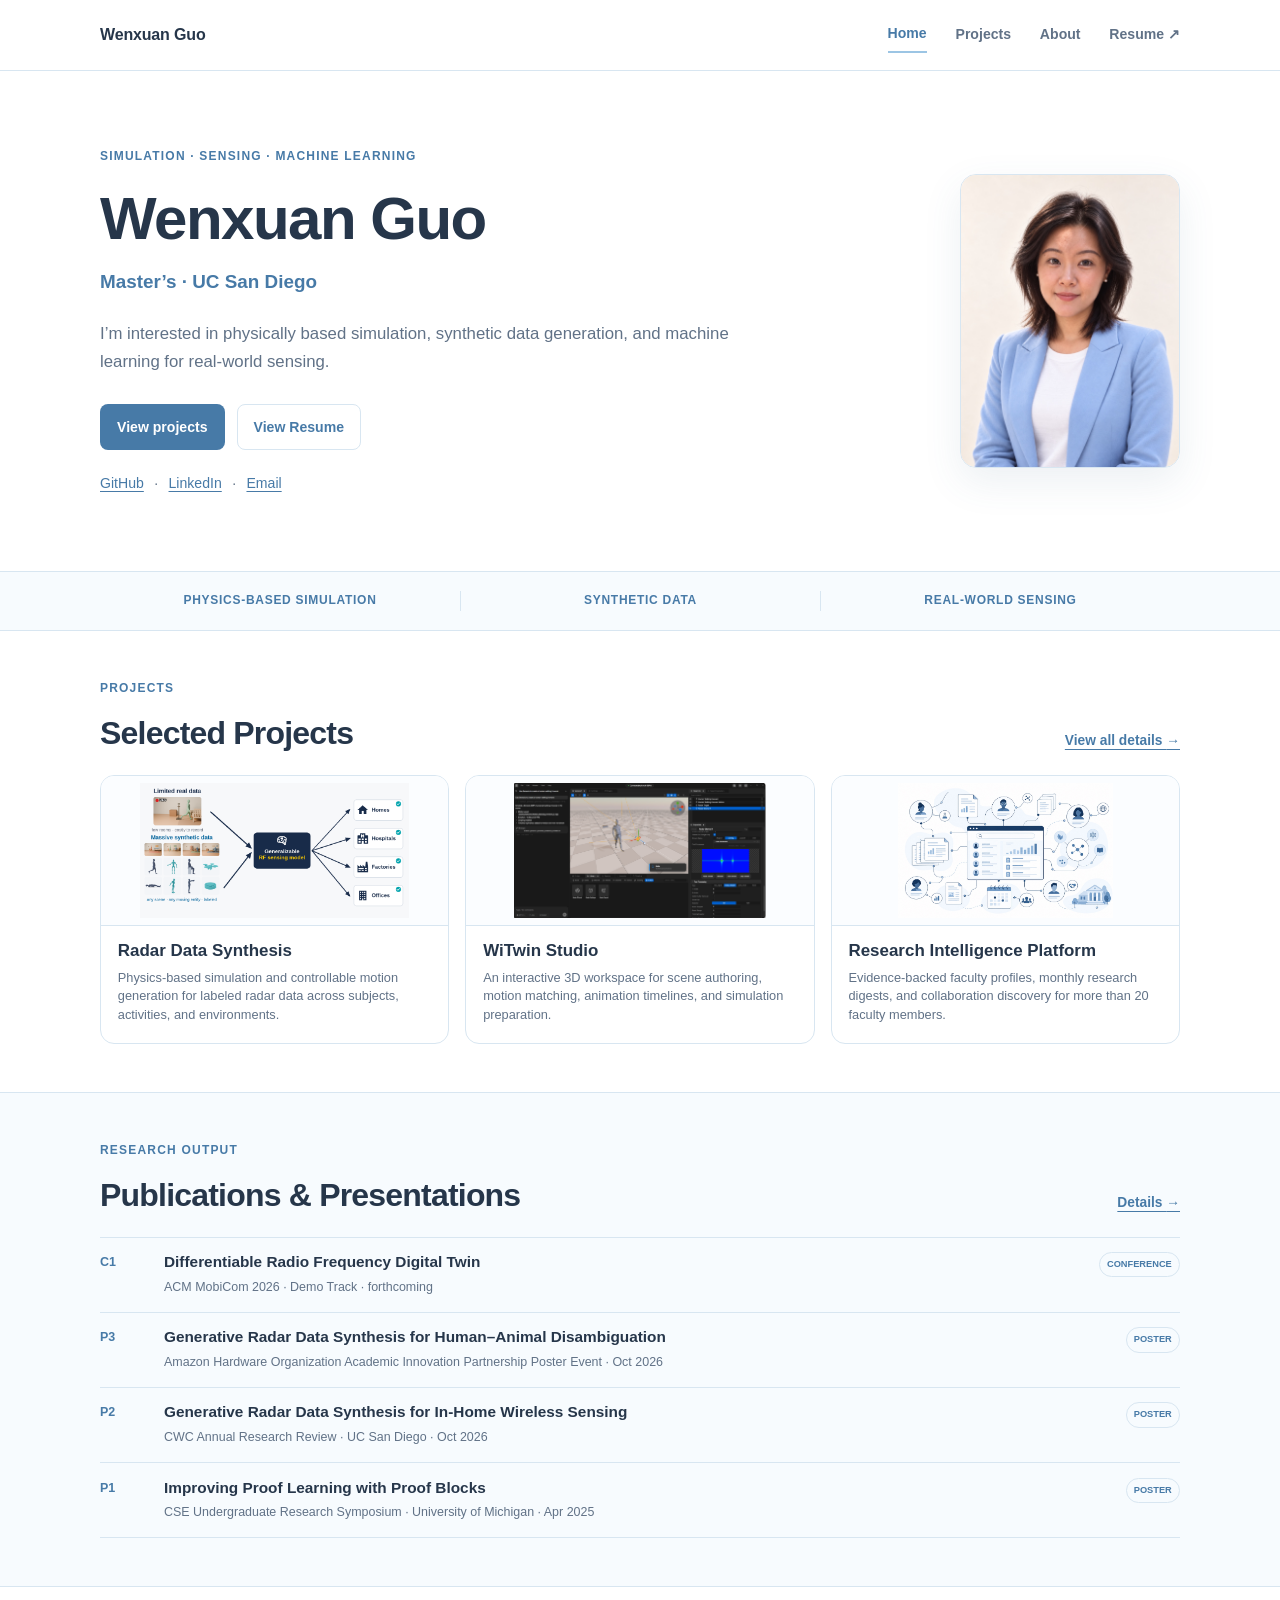
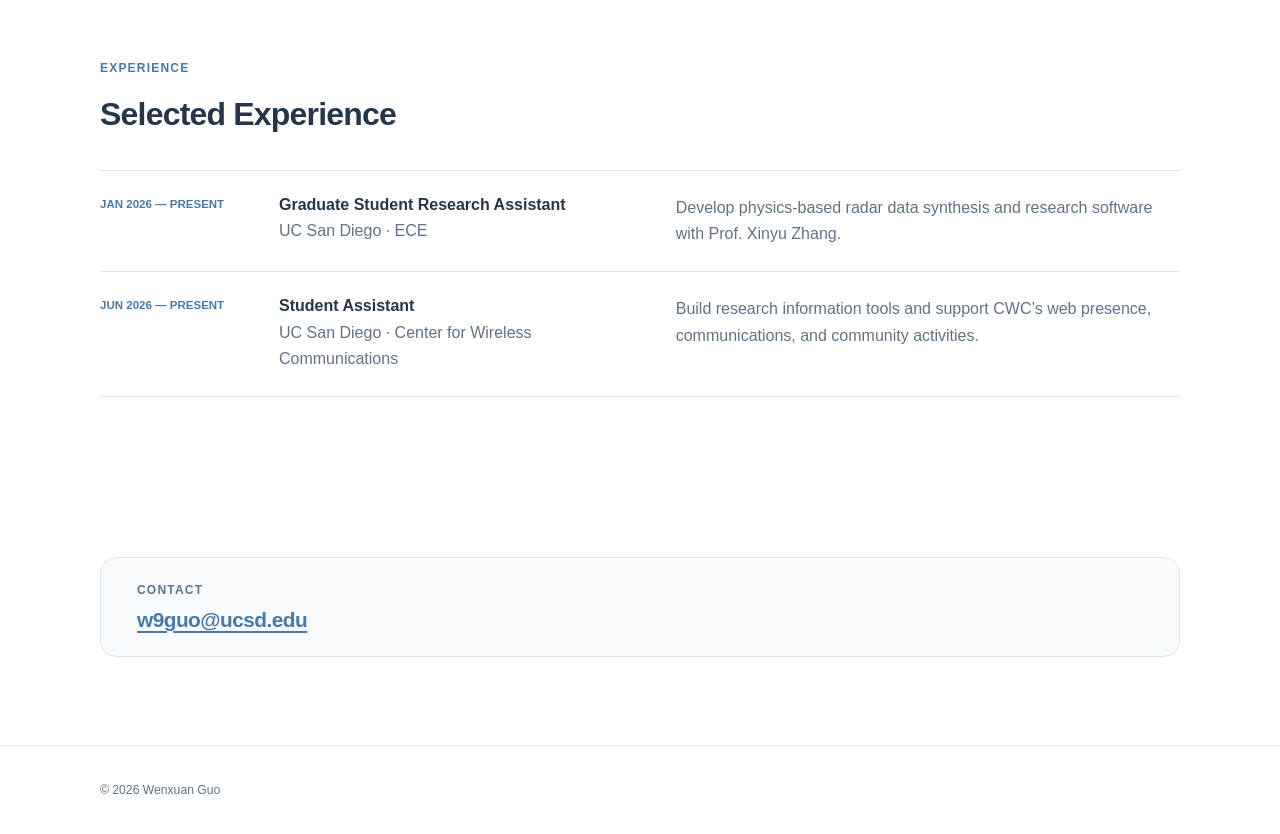
<file: index.html>
<!doctype html>
<html lang="en">
<head>
  <meta charset="utf-8">
  <meta name="viewport" content="width=device-width, initial-scale=1">
  <meta name="description" content="Wenxuan Guo works on physics-based simulation, synthetic data, and machine learning for sensing at UC San Diego.">
  <title>Wenxuan Guo · Simulation &amp; Sensing</title>
  <link rel="stylesheet" href="style.css?v=20261023-2">
  <script src="script.js?v=20261023-2" defer></script>
</head>
<body>
  <a class="skip-link" href="#main">Skip to content</a>
  <header class="site-header">
    <nav class="nav-shell" aria-label="Primary navigation">
      <a class="wordmark" href="index.html" aria-label="Wenxuan Guo home">Wenxuan Guo</a>
      <button class="nav-toggle" type="button" aria-expanded="false" aria-controls="nav-links">Menu</button>
      <div class="nav-links" id="nav-links"><a class="active" href="index.html">Home</a><a href="projects.html">Projects</a><a href="about.html">About</a><a href="assets/Wenxuan_Guo_Resume.pdf" target="_blank" rel="noopener">Resume <span aria-hidden="true">↗</span></a></div>
    </nav>
  </header>

  <main id="main">
    <section class="hero section-shell">
      <div class="hero-copy reveal">
        <p class="eyebrow">Simulation · sensing · machine learning</p>
        <h1>Wenxuan Guo</h1>
        <p class="hero-role">Master’s · UC San Diego</p>
        <p class="hero-lede">I’m interested in physically based simulation, synthetic data generation, and machine learning for real-world sensing.</p>
        <div class="hero-actions"><a class="button button-primary" href="projects.html">View projects</a><a class="button button-ghost" href="assets/Wenxuan_Guo_Resume.pdf" target="_blank" rel="noopener">View Resume</a></div>
        <div class="social-row" aria-label="External profiles"><a href="https://github.com/wendyguo2002" target="_blank" rel="noopener">GitHub</a><span>·</span><a href="https://www.linkedin.com/in/wenxuan-guo-a4ba72265/" target="_blank" rel="noopener">LinkedIn</a><span>·</span><a href="mailto:w9guo@ucsd.edu">Email</a></div>
      </div>
      <div class="portrait-wrap reveal" aria-label="Portrait of Wenxuan Guo"><img class="portrait" src="assets/profile-professional-natural.jpg" alt="Wenxuan Guo"></div>
    </section>

    <section class="signal-strip" aria-label="Research areas"><div class="section-shell signal-row"><span>Physics-based simulation</span><span>Synthetic data</span><span>Real-world sensing</span></div></section>

    <section class="section-shell section-block compact-section" id="projects">
      <div class="section-heading simple-heading reveal"><div><p class="eyebrow">Projects</p><h2>Selected Projects</h2></div><a class="text-link" href="projects.html">View all details <span aria-hidden="true">→</span></a></div>
      <div class="project-card-grid">
        <a class="project-card reveal" href="projects.html#radar-synthesis"><img src="assets/research/radar-data-vision.png" alt="Synthetic radar data supporting sensing models across homes, hospitals, factories, and offices"><div class="project-card-body"><h3>Radar Data Synthesis</h3><p>Physics-based simulation and controllable motion generation for labeled radar data across subjects, activities, and environments.</p></div></a>
        <a class="project-card reveal" href="projects.html#witwin-studio"><img src="assets/research/witwin-studio-interface.png" alt="WiTwin Studio interface for authoring 3D simulation scenes"><div class="project-card-body"><h3>WiTwin Studio</h3><p>An interactive 3D workspace for scene authoring, motion matching, animation timelines, and simulation preparation.</p></div></a>
        <a class="project-card reveal" href="projects.html#cwc-platform"><img src="assets/research/cwc-webhub-illustration.jpg" alt="Illustration of a searchable academic research network"><div class="project-card-body"><h3>Research Intelligence Platform</h3><p>Evidence-backed faculty profiles, monthly research digests, and collaboration discovery for more than 20 faculty members.</p></div></a>
      </div>
    </section>

    <section class="outputs-section" id="publications"><div class="section-shell section-block compact-section">
      <div class="section-heading simple-heading reveal"><div><p class="eyebrow">Research output</p><h2>Publications &amp; Presentations</h2></div><a class="text-link" href="projects.html#publications">Details <span aria-hidden="true">→</span></a></div>
      <div class="publication-list compact-publications">
        <article class="publication-row reveal"><span class="pub-code">C1</span><div><h3>Differentiable Radio Frequency Digital Twin</h3><p>ACM MobiCom 2026 · Demo Track · forthcoming</p></div><span class="pub-kind">Conference</span></article>
        <article class="publication-row reveal"><span class="pub-code">P3</span><div><h3>Generative Radar Data Synthesis for Human–Animal Disambiguation</h3><p>Amazon Hardware Organization Academic Innovation Partnership Poster Event · Oct 2026</p></div><span class="pub-kind">Poster</span></article>
        <article class="publication-row reveal"><span class="pub-code">P2</span><div><h3>Generative Radar Data Synthesis for In-Home Wireless Sensing</h3><p>CWC Annual Research Review · UC San Diego · Oct 2026</p></div><span class="pub-kind">Poster</span></article>
        <article class="publication-row reveal"><span class="pub-code">P1</span><div><h3>Improving Proof Learning with Proof Blocks</h3><p>CSE Undergraduate Research Symposium · University of Michigan · Apr 2025</p></div><span class="pub-kind">Poster</span></article>
      </div>
    </div></section>

    <section class="section-shell section-block experience-section">
      <div class="section-heading compact reveal"><div><p class="eyebrow">Experience</p><h2>Selected Experience</h2></div></div>
      <div class="experience-list">
        <article class="experience-row reveal"><p class="experience-date">Jan 2026 — Present</p><div><h3>Graduate Student Research Assistant</h3><p>UC San Diego · ECE</p></div><p class="experience-detail">Develop physics-based radar data synthesis and research software with Prof. Xinyu Zhang.</p></article>
        <article class="experience-row reveal"><p class="experience-date">Jun 2026 — Present</p><div><h3>Student Assistant</h3><p>UC San Diego · Center for Wireless Communications</p></div><p class="experience-detail">Build research information tools and support CWC’s web presence, communications, and community activities.</p></article>
      </div>
    </section>

    <section class="section-shell contact-band contact-simple reveal"><div><p class="eyebrow">Contact</p><h2><a href="mailto:w9guo@ucsd.edu">w9guo@ucsd.edu</a></h2></div></section>
  </main>
  <footer class="site-footer"><div class="section-shell footer-row"><p>© <span data-year></span> Wenxuan Guo</p></div></footer>
</body>
</html>
</file>
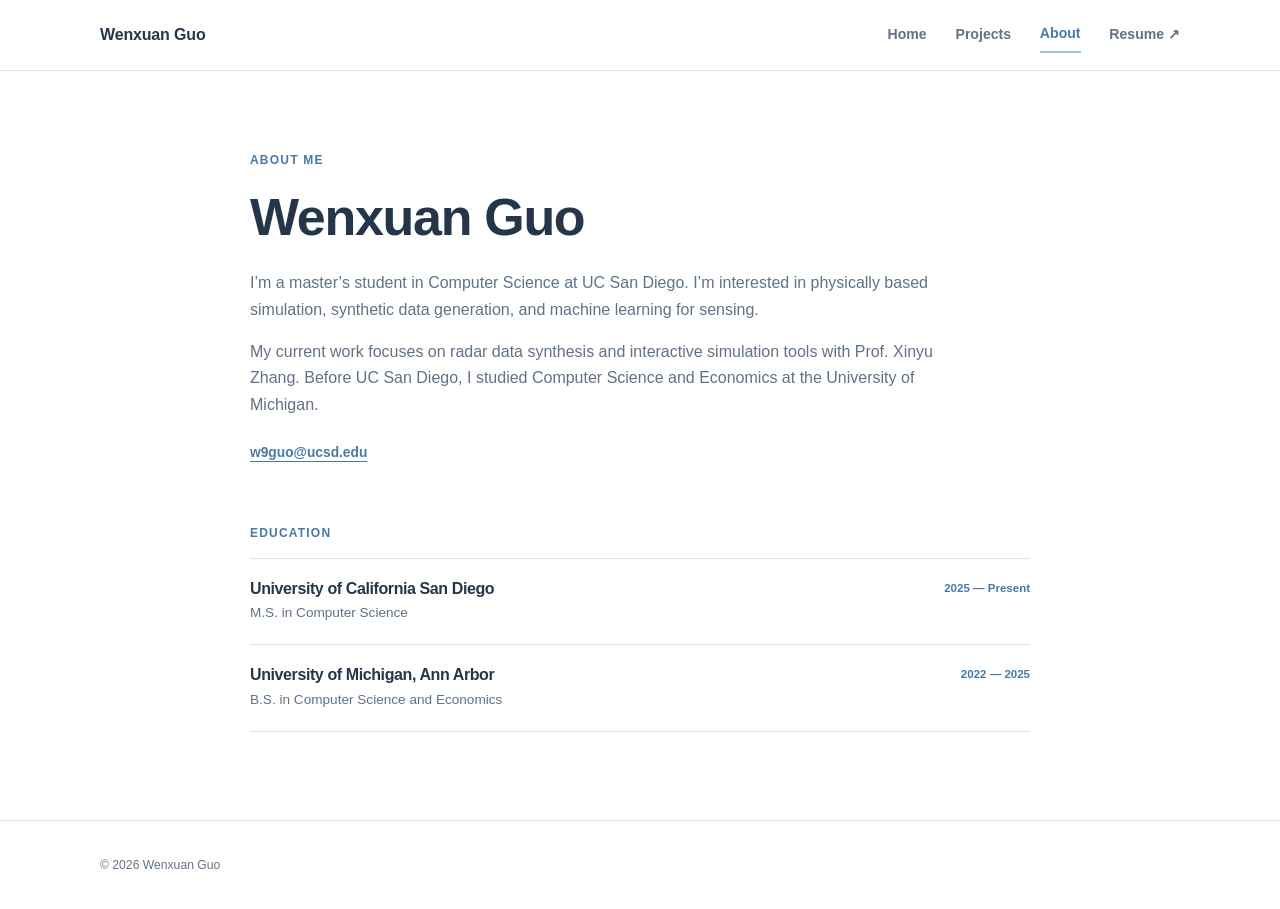
<file: about.html>
<!doctype html>
<html lang="en">
<head>
  <meta charset="utf-8"><meta name="viewport" content="width=device-width, initial-scale=1">
  <meta name="description" content="About Wenxuan Guo, a master’s student in Computer Science at UC San Diego.">
  <title>About · Wenxuan Guo</title><link rel="stylesheet" href="style.css?v=20261023-2"><script src="script.js?v=20261023-2" defer></script>
</head>
<body>
  <a class="skip-link" href="#main">Skip to content</a>
  <header class="site-header"><nav class="nav-shell" aria-label="Primary navigation"><a class="wordmark" href="index.html" aria-label="Wenxuan Guo home">Wenxuan Guo</a><button class="nav-toggle" type="button" aria-expanded="false" aria-controls="nav-links">Menu</button><div class="nav-links" id="nav-links"><a href="index.html">Home</a><a href="projects.html">Projects</a><a class="active" href="about.html">About</a><a href="assets/Wenxuan_Guo_Resume.pdf" target="_blank" rel="noopener">Resume <span aria-hidden="true">↗</span></a></div></nav></header>
  <main id="main">
    <section class="simple-about section-shell reveal">
      <p class="eyebrow">About Me</p>
      <h1>Wenxuan Guo</h1>
      <p>I’m a master’s student in Computer Science at UC San Diego. I’m interested in physically based simulation, synthetic data generation, and machine learning for sensing.</p>
      <p>My current work focuses on radar data synthesis and interactive simulation tools with Prof. Xinyu Zhang. Before UC San Diego, I studied Computer Science and Economics at the University of Michigan.</p>
      <a class="text-link about-email" href="mailto:w9guo@ucsd.edu">w9guo@ucsd.edu</a>
    </section>

    <section class="section-shell compact-education-section reveal">
      <p class="eyebrow">Education</p>
      <div class="compact-education">
        <article><div><h2>University of California San Diego</h2><p>M.S. in Computer Science</p></div><span>2025 — Present</span></article>
        <article><div><h2>University of Michigan, Ann Arbor</h2><p>B.S. in Computer Science and Economics</p></div><span>2022 — 2025</span></article>
      </div>
    </section>
  </main>
  <footer class="site-footer"><div class="section-shell footer-row"><p>© <span data-year></span> Wenxuan Guo</p></div></footer>
</body>
</html>
</file>
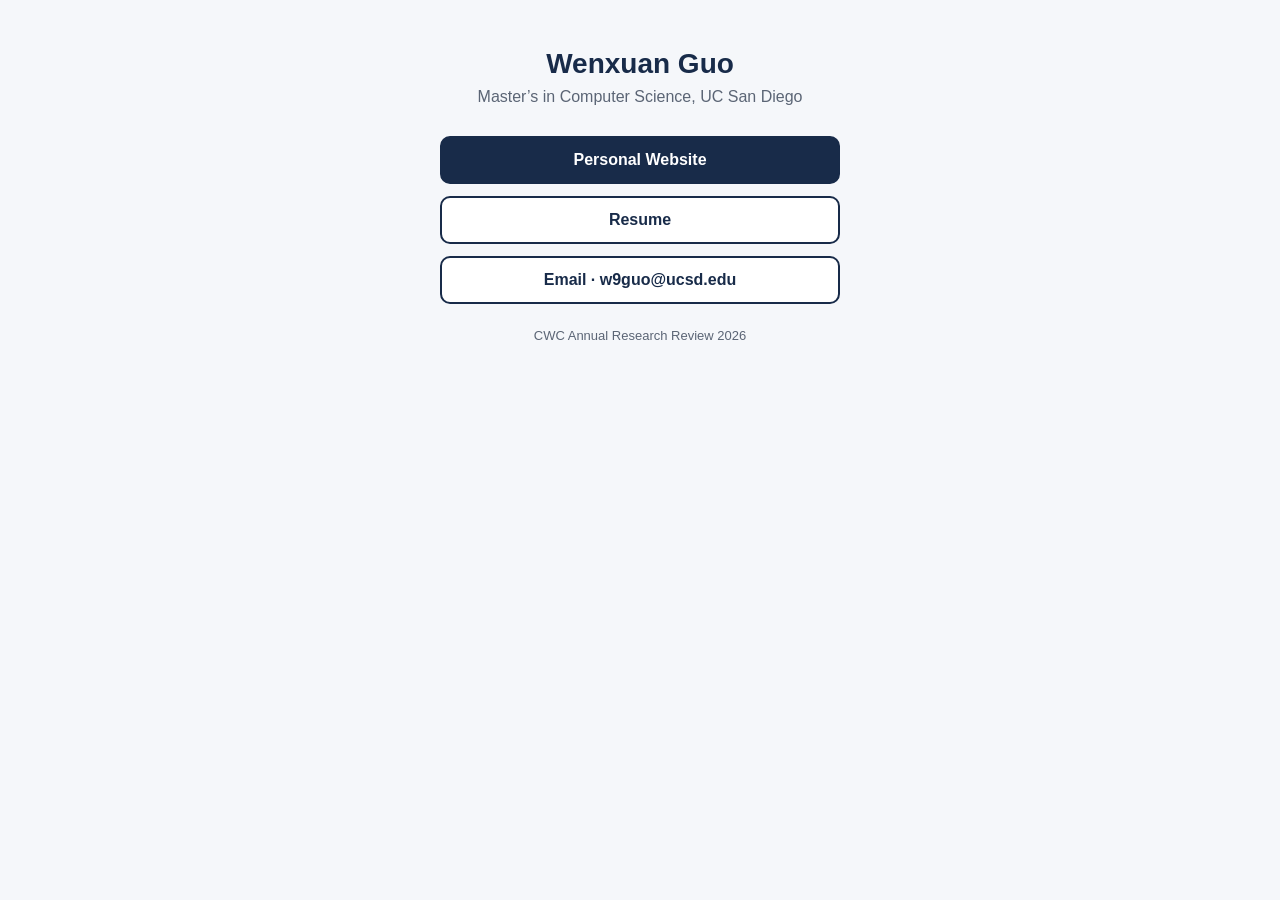
<file: links.html>
<!doctype html>
<html lang="en">
<head>
<meta charset="utf-8">
<meta name="viewport" content="width=device-width, initial-scale=1">
<title>Wenxuan Guo · Links</title>
<style>
  :root { --navy:#182B49; --gold:#FFCD00; --bg:#F5F7FA; --card:#FFFFFF; --muted:#5B6575; }
  * { box-sizing:border-box; }
  body { margin:0; background:var(--bg); color:var(--navy); font-family:-apple-system,BlinkMacSystemFont,"Segoe UI",Roboto,Helvetica,Arial,sans-serif; }
  main { max-width:440px; margin:0 auto; padding:48px 20px; text-align:center; }
  h1 { font-size:28px; margin:0 0 6px; }
  p.sub { margin:0 0 28px; color:var(--muted); font-size:16px; line-height:1.4; }
  a.btn { display:block; background:var(--card); color:var(--navy); text-decoration:none; font-weight:600; font-size:16px;
          padding:13px 16px; margin:0 0 12px; border-radius:10px; border:2px solid var(--navy); }
  a.btn:hover, a.btn:focus { background:var(--navy); color:#fff; }
  a.primary { background:var(--navy); color:#fff; }
  footer { margin-top:24px; font-size:13px; color:var(--muted); }
</style>
</head>
<body>
<main>
  <h1>Wenxuan Guo</h1>
  <p class="sub">Master’s in Computer Science, UC San Diego</p>
  <a class="btn primary" href="https://wendyguo2002.github.io/">Personal Website</a>
  <a class="btn" href="assets/Wenxuan_Guo_Resume.pdf">Resume</a>
  <a class="btn" href="mailto:w9guo@ucsd.edu">Email · w9guo@ucsd.edu</a>
  <footer>CWC Annual Research Review 2026</footer>
</main>
</body>
</html>
</file>
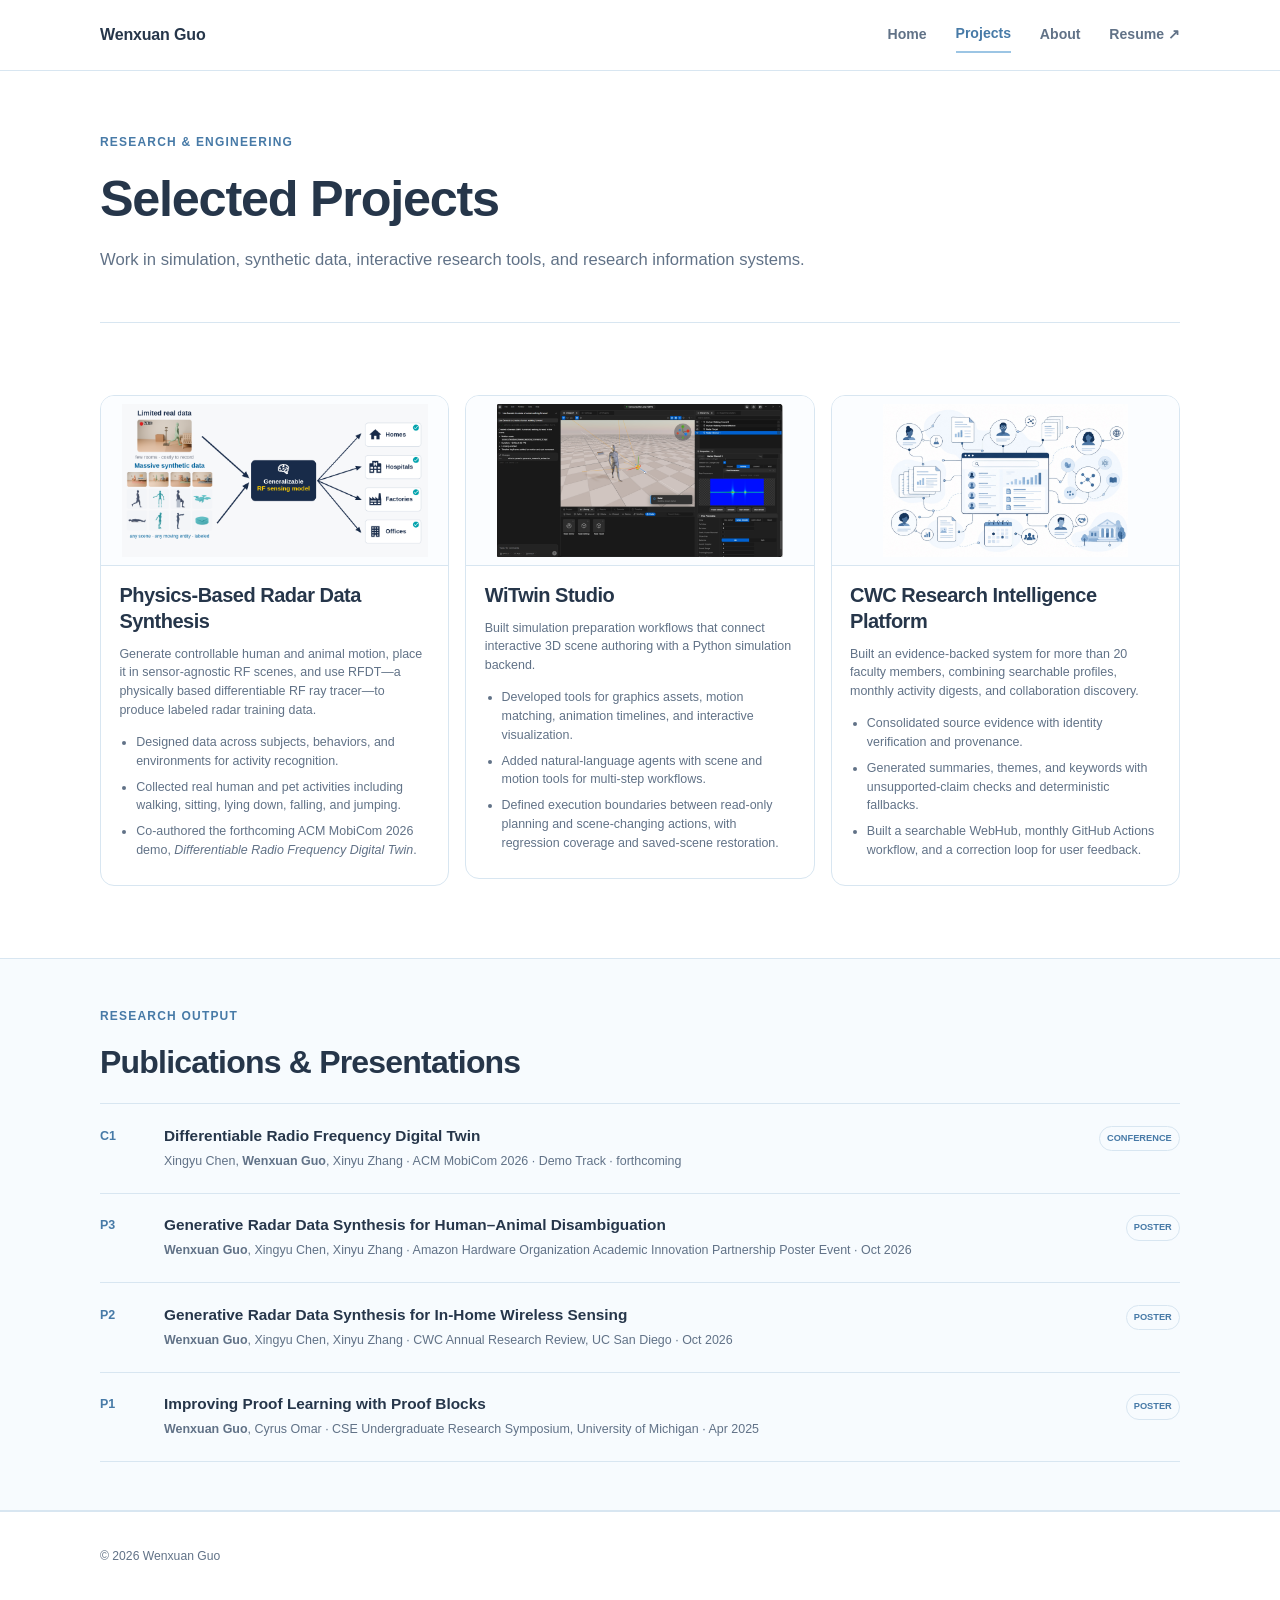
<file: projects.html>
<!doctype html>
<html lang="en">
<head>
  <meta charset="utf-8"><meta name="viewport" content="width=device-width, initial-scale=1">
  <meta name="description" content="Selected research and engineering projects by Wenxuan Guo.">
  <title>Projects · Wenxuan Guo</title>
  <link rel="stylesheet" href="style.css?v=20261023-2"><script src="script.js?v=20261023-2" defer></script>
</head>
<body>
  <a class="skip-link" href="#main">Skip to content</a>
  <header class="site-header"><nav class="nav-shell" aria-label="Primary navigation"><a class="wordmark" href="index.html" aria-label="Wenxuan Guo home">Wenxuan Guo</a><button class="nav-toggle" type="button" aria-expanded="false" aria-controls="nav-links">Menu</button><div class="nav-links" id="nav-links"><a href="index.html">Home</a><a class="active" href="projects.html">Projects</a><a href="about.html">About</a><a href="assets/Wenxuan_Guo_Resume.pdf" target="_blank" rel="noopener">Resume <span aria-hidden="true">↗</span></a></div></nav></header>
  <main id="main">
    <section class="page-hero page-hero-compact section-shell reveal"><p class="eyebrow">Research &amp; engineering</p><h1>Selected Projects</h1><p>Work in simulation, synthetic data, interactive research tools, and research information systems.</p></section>

    <section class="section-shell section-block projects-detail-grid" aria-label="Selected projects">
      <article class="project-summary reveal" id="radar-synthesis">
        <img src="assets/research/radar-data-vision.png" alt="Synthetic radar data supporting sensing models across multiple environments">
        <div class="project-summary-body"><h2>Physics-Based Radar Data Synthesis</h2><p>Generate controllable human and animal motion, place it in sensor-agnostic RF scenes, and use RFDT—a physically based differentiable RF ray tracer—to produce labeled radar training data.</p><ul><li>Designed data across subjects, behaviors, and environments for activity recognition.</li><li>Collected real human and pet activities including walking, sitting, lying down, falling, and jumping.</li><li>Co-authored the forthcoming ACM MobiCom 2026 demo, <em>Differentiable Radio Frequency Digital Twin</em>.</li></ul></div>
      </article>

      <article class="project-summary reveal" id="witwin-studio">
        <img src="assets/research/witwin-studio-interface.png" alt="WiTwin Studio interface for simulation preparation and 3D scene authoring">
        <div class="project-summary-body"><h2>WiTwin Studio</h2><p>Built simulation preparation workflows that connect interactive 3D scene authoring with a Python simulation backend.</p><ul><li>Developed tools for graphics assets, motion matching, animation timelines, and interactive visualization.</li><li>Added natural-language agents with scene and motion tools for multi-step workflows.</li><li>Defined execution boundaries between read-only planning and scene-changing actions, with regression coverage and saved-scene restoration.</li></ul></div>
      </article>

      <article class="project-summary reveal" id="cwc-platform">
        <img src="assets/research/cwc-webhub-illustration.jpg" alt="Illustration of a searchable faculty research and collaboration network">
        <div class="project-summary-body"><h2>CWC Research Intelligence Platform</h2><p>Built an evidence-backed system for more than 20 faculty members, combining searchable profiles, monthly activity digests, and collaboration discovery.</p><ul><li>Consolidated source evidence with identity verification and provenance.</li><li>Generated summaries, themes, and keywords with unsupported-claim checks and deterministic fallbacks.</li><li>Built a searchable WebHub, monthly GitHub Actions workflow, and a correction loop for user feedback.</li></ul></div>
      </article>
    </section>

    <section class="outputs-section" id="publications"><div class="section-shell section-block compact-section">
      <div class="section-heading simple-heading reveal"><div><p class="eyebrow">Research output</p><h2>Publications &amp; Presentations</h2></div></div>
      <div class="publication-list">
        <article class="publication-row reveal"><span class="pub-code">C1</span><div><h3>Differentiable Radio Frequency Digital Twin</h3><p>Xingyu Chen, <strong>Wenxuan Guo</strong>, Xinyu Zhang · ACM MobiCom 2026 · Demo Track · forthcoming</p></div><span class="pub-kind">Conference</span></article>
        <article class="publication-row reveal"><span class="pub-code">P3</span><div><h3>Generative Radar Data Synthesis for Human–Animal Disambiguation</h3><p><strong>Wenxuan Guo</strong>, Xingyu Chen, Xinyu Zhang · Amazon Hardware Organization Academic Innovation Partnership Poster Event · Oct 2026</p></div><span class="pub-kind">Poster</span></article>
        <article class="publication-row reveal"><span class="pub-code">P2</span><div><h3>Generative Radar Data Synthesis for In-Home Wireless Sensing</h3><p><strong>Wenxuan Guo</strong>, Xingyu Chen, Xinyu Zhang · CWC Annual Research Review, UC San Diego · Oct 2026</p></div><span class="pub-kind">Poster</span></article>
        <article class="publication-row reveal"><span class="pub-code">P1</span><div><h3>Improving Proof Learning with Proof Blocks</h3><p><strong>Wenxuan Guo</strong>, Cyrus Omar · CSE Undergraduate Research Symposium, University of Michigan · Apr 2025</p></div><span class="pub-kind">Poster</span></article>
      </div>
    </div></section>
  </main>
  <footer class="site-footer"><div class="section-shell footer-row"><p>© <span data-year></span> Wenxuan Guo</p></div></footer>
</body>
</html>
</file>
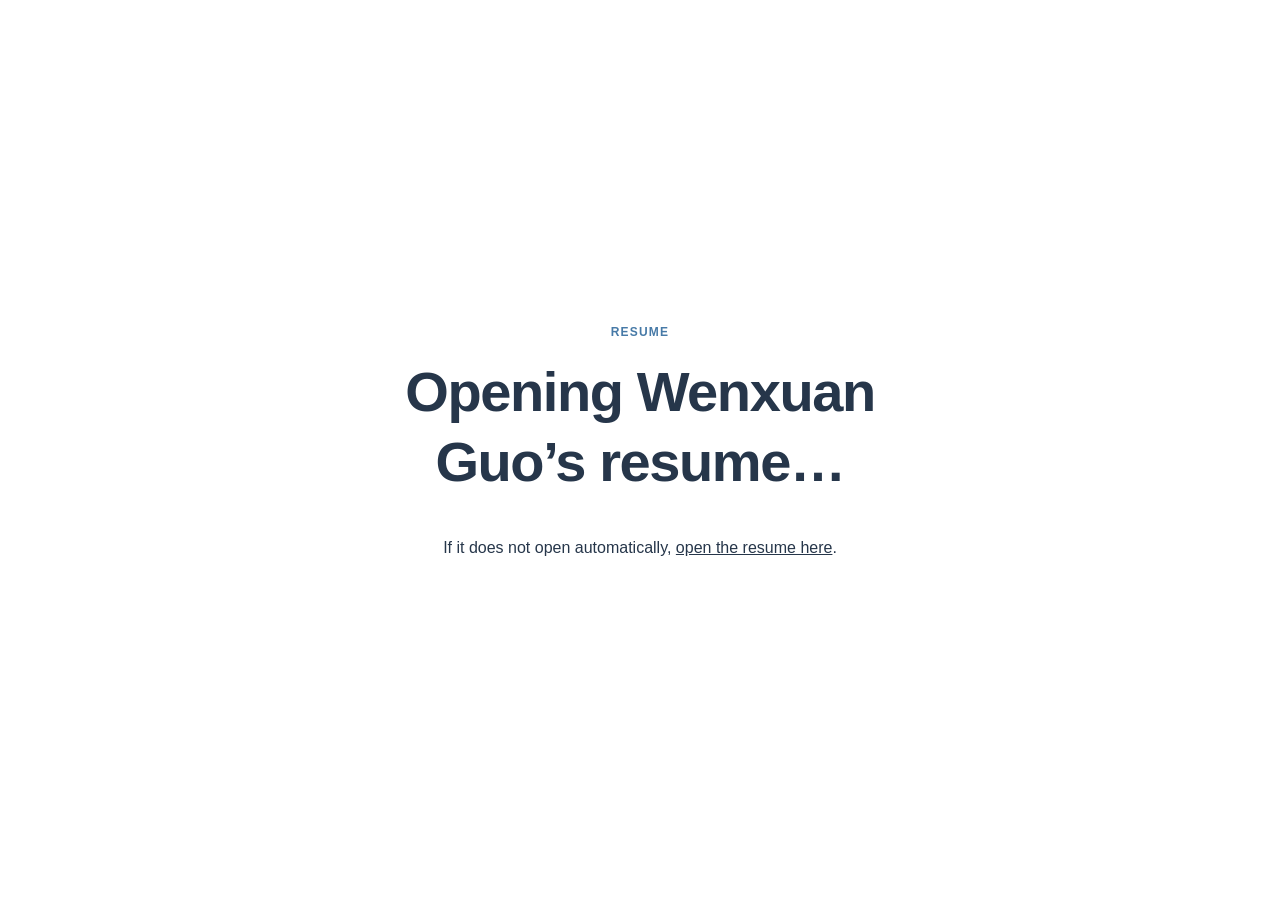
<file: resume.html>
<!doctype html>
<html lang="en"><head><meta charset="utf-8"><meta name="viewport" content="width=device-width, initial-scale=1"><title>Resume · Wenxuan Guo</title><meta http-equiv="refresh" content="0; url=assets/Wenxuan_Guo_Resume.pdf"><link rel="stylesheet" href="style.css?v=20261023-2"></head><body class="redirect-page"><main><p class="eyebrow">Resume</p><h1>Opening Wenxuan Guo’s resume…</h1><p>If it does not open automatically, <a href="assets/Wenxuan_Guo_Resume.pdf">open the resume here</a>.</p></main></body></html>
</file>
<file: style.css>
:root {
  --ink: #26364a;
  --muted: #617287;
  --blue: #6e9fc8;
  --blue-dark: #477aa7;
  --blue-soft: #edf6fc;
  --blue-pale: #f7fbfe;
  --line: #d8e6f1;
  --white: #ffffff;
  --shadow: 0 14px 38px rgba(65, 105, 140, 0.10);
  --radius: 16px;
  --sans: Inter, ui-sans-serif, -apple-system, BlinkMacSystemFont, "Segoe UI", sans-serif;
}

* { box-sizing: border-box; }
html { scroll-behavior: smooth; }
body { margin: 0; background: var(--white); color: var(--ink); font-family: var(--sans); line-height: 1.65; -webkit-font-smoothing: antialiased; }
img { display: block; max-width: 100%; }
a { color: inherit; }
button { font: inherit; }
::selection { background: #d9edfb; color: var(--ink); }

.skip-link { position: fixed; z-index: 999; top: -5rem; left: 1rem; padding: .55rem .9rem; border-radius: 8px; background: var(--blue-dark); color: white; }
.skip-link:focus { top: 1rem; }
.section-shell, .nav-shell { width: min(1080px, calc(100% - 48px)); margin-inline: auto; }

.site-header { position: sticky; top: 0; z-index: 100; border-bottom: 1px solid var(--line); background: rgba(255,255,255,.94); backdrop-filter: blur(12px); }
.nav-shell { min-height: 70px; display: flex; align-items: center; justify-content: space-between; }
.wordmark { color: var(--ink); font-size: 1rem; font-weight: 750; text-decoration: none; letter-spacing: -.01em; }
.nav-links { display: flex; align-items: center; gap: 1.8rem; }
.nav-links a { padding-block: .35rem; color: var(--muted); font-size: .88rem; font-weight: 600; text-decoration: none; }
.nav-links a:hover, .nav-links a.active { color: var(--blue-dark); }
.nav-links a.active { border-bottom: 2px solid #9cc5e4; }
.nav-toggle { display: none; padding: .4rem .7rem; border: 1px solid var(--line); border-radius: 8px; background: white; color: var(--ink); }

h1, h2, h3, p { margin-top: 0; }
h1, h2, h3 { color: var(--ink); line-height: 1.25; }
h1, h2 { letter-spacing: -.025em; }
h1 em, h2 em { color: inherit; font-style: normal; }
.eyebrow { margin: 0 0 .9rem; color: var(--blue-dark); font-size: .75rem; font-weight: 750; letter-spacing: .1em; text-transform: uppercase; }

.hero { min-height: 500px; padding-block: 52px; display: grid; grid-template-columns: 1fr 240px; align-items: center; gap: 85px; }
.hero h1 { margin-bottom: .6rem; font-size: clamp(3rem, 6vw, 4.6rem); font-weight: 700; }
.hero-role { margin-bottom: 1.45rem; color: var(--blue-dark); font-size: 1.18rem; font-weight: 600; }
.typewriter-line { min-height: 1.7rem; margin: -.45rem 0 1.25rem; color: var(--muted); font: .93rem/1.7 ui-monospace, SFMono-Regular, Menlo, Monaco, Consolas, monospace; }
.typewriter-line strong { color: var(--blue-dark); font-weight: 650; }
.typewriter-caret { display: inline-block; width: 2px; height: 1.05em; margin-left: 3px; background: var(--blue); vertical-align: -.12em; animation: caret-blink 1s step-end infinite; }
@keyframes caret-blink { 50% { opacity: 0; } }
.hero-lede { max-width: 650px; margin-bottom: 1.8rem; color: var(--muted); font-size: 1.05rem; }
.hero-actions { display: flex; flex-wrap: wrap; gap: .75rem; }
.button { display: inline-flex; align-items: center; justify-content: center; padding: .65rem 1rem; border: 1px solid transparent; border-radius: 8px; font-size: .88rem; font-weight: 650; text-decoration: none; transition: background .2s ease, border-color .2s ease; }
.button-primary { background: var(--blue-dark); color: white; }
.button-primary:hover { background: #396c98; }
.button-ghost { border-color: var(--line); background: white; color: var(--blue-dark); }
.button-ghost:hover { background: var(--blue-pale); }
.social-row { display: flex; flex-wrap: wrap; gap: .65rem; margin-top: 1.35rem; color: var(--muted); font-size: .88rem; }
.social-row a { color: var(--blue-dark); text-underline-offset: 3px; }

.portrait-wrap { justify-self: end; width: 220px; }
.portrait { width: 100%; aspect-ratio: 3 / 4; border: 1px solid var(--line); border-radius: 16px; object-fit: cover; object-position: center center; box-shadow: var(--shadow); }

.signal-strip { border-block: 1px solid var(--line); background: var(--blue-pale); }
.signal-row { min-height: 58px; display: grid; grid-template-columns: repeat(3, 1fr); align-items: center; }
.signal-row span { color: var(--blue-dark); font-size: .75rem; font-weight: 700; letter-spacing: .06em; text-align: center; text-transform: uppercase; }
.signal-row span + span { border-left: 1px solid var(--line); }

.section-block { padding-block: 88px; }
.compact-section { padding-block: 54px; }
.compact-section .section-heading { margin-bottom: 1.35rem; }
.compact-section .section-heading h2 { font-size: clamp(1.8rem,3vw,2.35rem); }
.section-heading { margin-bottom: 2.25rem; display: grid; grid-template-columns: 1fr minmax(280px, .75fr); align-items: end; gap: 2.5rem; }
.section-heading.compact { grid-template-columns: 1fr; }
.section-heading h2 { margin: 0; font-size: clamp(2rem, 4vw, 3rem); font-weight: 650; }
.section-heading > p { margin-bottom: .2rem; color: var(--muted); }
.text-link { justify-self: end; color: var(--blue-dark); font-size: .86rem; font-weight: 650; text-underline-offset: 4px; }

.featured-grid { display: grid; grid-template-columns: repeat(2, minmax(0,1fr)); gap: 1.25rem; }
.featured-grid.single-project { grid-template-columns: 1fr; }
.feature-card { position: relative; min-height: 335px; padding: 1.1rem; border: 1px solid var(--line); border-radius: var(--radius); background: white; color: var(--ink); text-decoration: none; transition: border-color .2s ease, box-shadow .2s ease; }
.feature-card-single { min-height: 220px; display: grid; grid-template-columns: 220px minmax(0,1fr); align-items: center; gap: 1.6rem; }
.feature-card-single .feature-visual { height: 150px; margin: 0; }
.feature-card-copy > p:not(.card-kicker) { margin-bottom: .55rem; color: var(--muted); font-size: .9rem; }
.feature-card:hover { border-color: #aacde6; box-shadow: var(--shadow); }
.feature-card-dark, .feature-card-light { background: white; color: var(--ink); }
.feature-card h3 { margin-bottom: .5rem; font-size: 1.18rem; font-weight: 650; }
.feature-card > p:not(.card-kicker) { margin-bottom: .55rem; color: var(--muted); font-size: .86rem; }
.feature-index { position: absolute; top: 1.35rem; right: 1.5rem; color: #9bbbd3; font-size: .8rem; font-weight: 700; }
.feature-visual, .material-swatch { height: 78px; margin: 15px 0 14px; border-radius: 10px; }
.radar-visual { position: relative; overflow: hidden; border: 1px solid var(--line); background: linear-gradient(145deg, #f4f9fd, #e2f0f9); }
.radar-visual::before { content: ""; position: absolute; inset: 0; background-image: linear-gradient(rgba(89,142,184,.1) 1px, transparent 1px), linear-gradient(90deg, rgba(89,142,184,.1) 1px, transparent 1px); background-size: 32px 32px; }
.radar-origin { position: absolute; left: 13%; bottom: 15%; width: 16px; height: 16px; border: 4px solid white; border-radius: 50%; background: var(--blue); box-shadow: 0 0 0 9px rgba(110,159,200,.14); }
.radar-ray { position: absolute; left: 16%; bottom: 19%; width: 72%; height: 1px; background: linear-gradient(90deg, var(--blue), transparent); transform-origin: left center; }
.ray-a { transform: rotate(-38deg); }.ray-b { transform: rotate(-18deg); }.ray-c { transform: rotate(-2deg); }
.radar-target { position: absolute; right: 13%; top: 24%; padding: .35rem .6rem; border: 1px solid #a9c9e0; border-radius: 999px; background: white; color: var(--blue-dark); font-size: .65rem; text-transform: uppercase; }
.material-swatch { padding: .8rem; display: grid; grid-template-columns: repeat(3, 38px) 32px minmax(100px,1fr); align-items: center; justify-content: center; gap: 8px; border: 1px solid var(--line); background: var(--blue-pale); }
.material-swatch > span { height: 42px; border: 1px solid rgba(60,100,130,.16); border-radius: 8px; background: var(--swatch); }
.material-arrow { color: var(--blue); font-size: 1.5rem; text-align: center; }
.rf-label { min-height: 42px; display: flex; align-items: center; justify-content: center; border: 1px dashed #a7c7df; border-radius: 8px; color: var(--blue-dark); font-size: .72rem; text-align: center; }
.card-kicker { margin-bottom: .55rem; color: var(--blue-dark); font-size: .68rem; font-weight: 750; letter-spacing: .08em; text-transform: uppercase; }
.card-meta { display: flex; flex-wrap: wrap; gap: .35rem; margin-top: .65rem; }
.card-meta span { padding: .3rem .55rem; border: 1px solid var(--line); border-radius: 999px; color: var(--muted); font-size: .66rem; }
.card-link { display: inline-block; margin-top: .5rem; color: var(--blue-dark); font-size: .8rem; font-weight: 700; }

.experience-section { padding-top: 70px; }
.experience-list { border-top: 1px solid var(--line); }
.experience-row { padding-block: 1.5rem; display: grid; grid-template-columns: 155px minmax(220px,.85fr) 1.15fr; gap: 1.5rem; border-bottom: 1px solid var(--line); align-items: start; }
.experience-row h3 { margin-bottom: .2rem; font-size: 1rem; }
.experience-row p { margin-bottom: 0; color: var(--muted); }
.experience-date { color: var(--blue-dark) !important; font-size: .72rem; font-weight: 750; text-transform: uppercase; }
.experience-detail { max-width: 500px; }

.outputs-section { background: var(--blue-pale); border-block: 1px solid var(--line); }
.output-grid { display: grid; grid-template-columns: repeat(4, minmax(0,1fr)); gap: .75rem; }
.output-card { min-height: 155px; padding: 1.15rem; border: 1px solid var(--line); border-radius: 12px; background: white; }
.output-card h3 { margin: .8rem 0 .55rem; font-size: .92rem; }
.output-card p { margin-bottom: 0; color: var(--muted); font-size: .82rem; }
.output-type { color: var(--blue-dark); font-size: .66rem; font-weight: 750; letter-spacing: .08em; text-transform: uppercase; }

.contact-band { margin-block: 88px; padding: 2rem 2.25rem; display: flex; align-items: center; justify-content: space-between; gap: 2rem; border: 1px solid var(--line); border-radius: var(--radius); background: var(--blue-pale); }
.contact-band .eyebrow { margin-bottom: .35rem; }
.contact-band h2 { margin-bottom: .4rem; font-size: 1.7rem; }
.contact-band p { margin-bottom: 0; color: var(--muted); }

.site-footer { border-top: 1px solid var(--line); color: var(--muted); font-size: .76rem; }
.footer-row { min-height: 88px; display: flex; align-items: center; justify-content: space-between; gap: 1.5rem; }
.footer-row p { margin-bottom: 0; }

.page-hero { padding-block: 78px 58px; }
.page-hero h1 { max-width: 850px; margin-bottom: 1rem; font-size: clamp(2.8rem, 6vw, 4.5rem); font-weight: 700; }
.page-hero > p:not(.eyebrow) { max-width: 720px; color: var(--muted); font-size: 1.04rem; }
.anchor-nav { margin-top: 1.8rem; display: flex; flex-wrap: wrap; gap: .5rem; }
.anchor-nav a { padding: .42rem .7rem; border: 1px solid var(--line); border-radius: 8px; color: var(--blue-dark); font-size: .74rem; font-weight: 650; text-decoration: none; }
.anchor-nav a:hover { background: var(--blue-pale); }

.project-detail { margin-bottom: 28px; padding: clamp(1.6rem,4vw,3rem); display: grid; grid-template-columns: 1.05fr .95fr; gap: clamp(2rem,5vw,4rem); border: 1px solid var(--line); border-top: 5px solid #b9d8ec; border-radius: var(--radius); background: white; color: var(--ink); scroll-margin-top: 90px; }
.project-detail-dark { background: white; color: var(--ink); }
.project-detail h2 { margin-bottom: 1.1rem; font-size: clamp(2rem,4vw,3.1rem); font-weight: 650; }
.project-intro { color: var(--muted); font-size: 1rem; }
.project-points { margin: 1.5rem 0 0; padding: 0; list-style: none; }
.project-points li { position: relative; padding: .65rem 0 .65rem 1.35rem; border-top: 1px solid var(--line); color: var(--muted); font-size: .86rem; }
.project-points li::before { content: "•"; position: absolute; left: .2rem; color: var(--blue); }
.project-figure { margin: 0; align-self: center; }
.project-figure img { width: 100%; height: auto; border: 1px solid var(--line); border-radius: 12px; object-fit: contain; }
.project-figure figcaption { margin-top: .65rem; color: var(--muted); font-size: .7rem; }
.project-gallery { align-self: center; display: grid; gap: 1rem; }
.project-gallery-two .project-figure:first-child img { aspect-ratio: 1.73 / 1; }
.project-gallery-two .project-figure:last-child { width: 72%; justify-self: center; }
.material-figure img { background: white; }

.other-projects-grid { display: grid; grid-template-columns: repeat(2,minmax(0,1fr)); gap: 1.25rem; }
.other-project { padding: 1.6rem; border: 1px solid var(--line); border-radius: var(--radius); background: white; }
.other-project h3 { margin: .55rem 0 .85rem; font-size: 1.5rem; }
.other-project > p:not(.card-kicker), .other-project li { color: var(--muted); }
.other-project ul { padding-left: 1.1rem; }
.other-project li { margin-bottom: .5rem; }
.other-project-mark, .proof-mark { height: 140px; margin-bottom: 1.4rem; display: flex; align-items: center; justify-content: center; border: 1px solid var(--line); border-radius: 12px; background: var(--blue-pale); }
.other-project-mark img { width: min(72%,260px); max-height: 85px; object-fit: contain; mix-blend-mode: multiply; }
.proof-mark { gap: .45rem; }
.proof-mark span { padding: .45rem .55rem; border: 1px solid #b9d6e9; border-radius: 7px; color: var(--blue-dark); font-size: .62rem; }
.proof-mark span + span::before { content: "→"; margin-right: .45rem; color: var(--blue); }
.other-project-featured { display: grid; grid-template-columns: 1.08fr .92fr; gap: 2rem; align-items: center; }
.other-project-illustration { width: 100%; border: 1px solid var(--line); border-radius: 12px; }

.publication-list { border-top: 1px solid var(--line); }
.publication-row { padding: 1.35rem 0; display: grid; grid-template-columns: 48px minmax(0,1fr) 65px; gap: 1rem; align-items: start; border-bottom: 1px solid var(--line); }
.pub-code { color: var(--blue-dark); font-size: .78rem; font-weight: 750; }
.publication-row h3 { margin-bottom: .35rem; font-size: .96rem; }
.publication-row p { margin-bottom: 0; color: var(--muted); font-size: .78rem; }
.pub-kind { justify-self: end; padding: .25rem .45rem; border: 1px solid var(--line); border-radius: 999px; color: var(--blue-dark); font-size: .58rem; font-weight: 750; text-transform: uppercase; }

.about-hero { padding-block: 78px 72px; display: grid; grid-template-columns: 200px 1fr; gap: 75px; align-items: center; }
.about-portrait { position: relative; }
.about-portrait img { width: 100%; aspect-ratio: 3/4; border: 1px solid var(--line); border-radius: 16px; object-fit: cover; object-position: center center; box-shadow: var(--shadow); }
.research-perspective { padding-block: 42px 70px; display: grid; grid-template-columns: 1.35fr 1fr 1fr; gap: 46px; border-top: 1px solid var(--line); }
.research-perspective h2 { max-width: 360px; margin-top: .65rem; font-size: clamp(1.75rem,3vw,2.5rem); }
.research-perspective article { padding-left: 24px; border-left: 1px solid var(--line); }
.research-perspective article span { color: var(--blue); font: 700 .7rem/1 ui-monospace, SFMono-Regular, Menlo, monospace; }
.research-perspective article h3 { margin: .65rem 0 .45rem; font-size: 1.05rem; }
.research-perspective article p { color: var(--muted); font-size: .92rem; }
.about-intro h1 { margin-bottom: 1.4rem; font-size: clamp(2.8rem,6vw,4.5rem); font-weight: 700; }
.about-intro > p:not(.eyebrow) { max-width: 680px; color: var(--muted); font-size: 1rem; }
.timeline { position: relative; max-width: 850px; }
.timeline::before { content: ""; position: absolute; top: 0; bottom: 0; left: 6px; width: 1px; background: var(--line); }
.timeline-item { position: relative; padding: 0 0 3.2rem 2.5rem; }
.timeline-marker { position: absolute; top: .2rem; left: 0; width: 13px; height: 13px; border: 3px solid white; border-radius: 50%; background: var(--blue); box-shadow: 0 0 0 1px var(--blue); }
.timeline-item h3 { margin-bottom: .25rem; font-size: 1.35rem; }
.timeline-org { color: var(--blue-dark); font-weight: 650; }
.timeline-item > p:last-child { max-width: 720px; color: var(--muted); }
.education-section { border-block: 1px solid var(--line); background: var(--blue-pale); color: var(--ink); }
.education-grid { display: grid; grid-template-columns: repeat(2,1fr); gap: 1rem; }
.education-card { min-height: 190px; padding: 1.6rem; border: 1px solid var(--line); border-radius: 12px; background: white; }
.education-card span { color: var(--blue-dark); font-size: .68rem; font-weight: 750; text-transform: uppercase; }
.education-card h3 { margin: 1.55rem 0 .5rem; font-size: 1.25rem; }
.education-card p { margin-bottom: 0; color: var(--muted); }
.skills-grid { display: grid; grid-template-columns: repeat(2,1fr); gap: 1rem; }
.skill-card { padding: 1.5rem; border: 1px solid var(--line); border-radius: 12px; background: white; }
.skill-card > span { color: #91b9d6; font-size: .72rem; font-weight: 750; }
.skill-card h3 { margin: 1rem 0 .4rem; font-size: 1.1rem; }
.skill-card p { margin-bottom: 0; color: var(--muted); }
.about-cta { margin-top: 3.5rem; padding: 1.6rem; display: flex; align-items: center; justify-content: space-between; gap: 1.5rem; border: 1px solid var(--line); border-radius: 12px; background: var(--blue-pale); }
.about-cta h2 { margin-bottom: 0; font-size: 1.5rem; }

.redirect-page { min-height: 100vh; padding: 2rem; display: grid; place-items: center; }
.redirect-page main { max-width: 600px; text-align: center; }
.redirect-page h1 { font-size: clamp(2rem,5vw,3.5rem); }
.reveal { opacity: 1; transform: none; }

@media (max-width: 880px) {
  .hero { min-height: auto; grid-template-columns: 1fr 210px; gap: 45px; }
  .portrait-wrap { width: 195px; }
  .section-heading { grid-template-columns: 1fr; gap: .8rem; }
  .output-grid { grid-template-columns: repeat(2, minmax(0,1fr)); }
  .text-link { justify-self: start; }
  .experience-row { grid-template-columns: 135px 1fr; }
  .experience-detail { grid-column: 2; }
  .project-detail { grid-template-columns: 1fr; }
  .project-figure { order: -1; }
  .other-project-featured { grid-template-columns: 1fr; }
  .about-hero { grid-template-columns: 185px 1fr; gap: 45px; }
  .research-perspective { grid-template-columns: 1fr 1fr; }
  .research-perspective > div { grid-column: 1 / -1; }
}

@media (max-width: 680px) {
  .section-shell, .nav-shell { width: min(100% - 30px, 1080px); }
  .nav-toggle { display: block; }
  .nav-links { position: absolute; top: 62px; left: 15px; right: 15px; display: none; padding: .5rem; border: 1px solid var(--line); border-radius: 10px; background: white; box-shadow: var(--shadow); }
  .nav-links.open { display: grid; }
  .nav-links a { padding: .7rem; border: 0; }
  .hero { padding-block: 55px 65px; grid-template-columns: 1fr; gap: 38px; }
  .hero h1 { font-size: 3rem; }
  .portrait-wrap { justify-self: start; width: min(58vw,215px); }
  .signal-row { padding-block: .55rem; grid-template-columns: 1fr; }
  .signal-row span { min-height: 34px; display: flex; align-items: center; justify-content: center; }
  .signal-row span + span { border: 0; border-top: 1px solid var(--line); }
  .section-block { padding-block: 65px; }
  .featured-grid, .other-projects-grid, .output-grid, .education-grid, .skills-grid { grid-template-columns: 1fr; }
  .feature-card { min-height: 0; }
  .feature-card-single { grid-template-columns: 1fr; gap: .9rem; }
  .feature-card-single .feature-visual { height: 90px; }
  .material-swatch { grid-template-columns: repeat(3,34px) 25px minmax(90px,1fr); padding: 1rem; gap: 6px; }
  .material-swatch > span, .rf-label { height: 60px; min-height: 60px; }
  .experience-row { grid-template-columns: 1fr; gap: .45rem; }
  .experience-detail { grid-column: 1; }
  .contact-band { margin-block: 65px; padding: 1.5rem; align-items: flex-start; flex-direction: column; }
  .footer-row { min-height: 100px; align-items: flex-start; justify-content: center; flex-direction: column; gap: .2rem; }
  .page-hero { padding-block: 58px 45px; }
  .project-detail { width: calc(100% - 30px); padding: 1.3rem; }
  .project-gallery-two .project-figure:last-child { width: 100%; }
  .publication-row { grid-template-columns: 38px 1fr; }
  .pub-kind { display: none; }
  .about-hero { padding-block: 55px 70px; grid-template-columns: 1fr; gap: 35px; }
  .about-portrait { width: min(58vw,215px); }
  .research-perspective { padding-block: 35px 55px; grid-template-columns: 1fr; gap: 28px; }
  .research-perspective > div { grid-column: auto; }
  .about-cta { align-items: flex-start; flex-direction: column; }
}

@media (prefers-reduced-motion: reduce) { html { scroll-behavior: auto; } }

/* Compact project-led layout */
.simple-heading { grid-template-columns: 1fr auto; align-items: end; }
.project-card-grid { display: grid; grid-template-columns: repeat(3, minmax(0,1fr)); gap: 1rem; }
.project-card { overflow: hidden; display: flex; min-width: 0; flex-direction: column; border: 1px solid var(--line); border-radius: 14px; background: white; color: var(--ink); text-decoration: none; transition: border-color .2s ease, box-shadow .2s ease, transform .2s ease; }
.project-card:hover { border-color: #aacde6; box-shadow: var(--shadow); transform: translateY(-2px); }
.project-card > img { width: 100%; height: 150px; padding: .45rem; border-bottom: 1px solid var(--line); background: #fbfdff; object-fit: contain; }
.project-card-body { padding: 1rem 1.05rem 1.1rem; }
.project-card h3 { margin: 0 0 .45rem; font-size: 1.06rem; }
.project-card-body > p:not(.card-kicker) { min-height: 4.4em; margin: 0; color: var(--muted); font-size: .8rem; line-height: 1.48; }
.compact-publications .publication-row { padding-block: .9rem; }
.contact-simple { justify-content: flex-start; padding-block: 1.45rem; }
.contact-simple h2 { margin: 0; font-size: 1.3rem; }
.contact-simple h2 a { color: var(--blue-dark); text-underline-offset: 4px; }
.page-hero-compact { padding-block: 62px 32px; border-bottom: 1px solid var(--line); }
.page-hero-compact h1 { font-size: clamp(2.4rem,5vw,3.7rem); }
.projects-detail-grid { display: grid; grid-template-columns: repeat(3,minmax(0,1fr)); gap: 1rem; align-items: start; }
.project-summary { scroll-margin-top: 90px; overflow: hidden; border: 1px solid var(--line); border-radius: 14px; background: white; }
.project-summary > img { width: 100%; height: 170px; padding: .5rem; border-bottom: 1px solid var(--line); background: #fbfdff; object-fit: contain; }
.project-summary-body { padding: 1.15rem; }
.project-summary h2 { margin: 0 0 .65rem; font-size: 1.25rem; line-height: 1.3; }
.project-summary-body > p:not(.card-kicker), .project-summary li { color: var(--muted); font-size: .78rem; line-height: 1.5; }
.project-summary ul { margin: .85rem 0 0; padding-left: 1.05rem; }
.project-summary li { margin-bottom: .45rem; }

@media (max-width: 880px) {
  .project-card-grid, .projects-detail-grid { grid-template-columns: repeat(2,minmax(0,1fr)); }
  .projects-detail-grid .project-summary:last-child { grid-column: 1 / -1; }
}
@media (max-width: 680px) {
  .simple-heading { grid-template-columns: 1fr; }
  .project-card-grid, .projects-detail-grid { grid-template-columns: 1fr; }
  .projects-detail-grid .project-summary:last-child { grid-column: auto; }
  .project-card > img, .project-summary > img { height: auto; max-height: 230px; }
}

/* Quieter scale and simplified profile */
.hero h1 { font-size: clamp(2.8rem, 5vw, 3.75rem); }
.hero-lede { max-width: 680px; }
.section-block { padding-block: 72px; }
.compact-section { padding-block: 48px; }
.section-heading h2, .compact-section .section-heading h2 { font-size: clamp(1.65rem, 2.5vw, 2.15rem); }
.page-hero h1, .page-hero-compact h1 { font-size: clamp(2.25rem, 4.5vw, 3.15rem); }
.project-card-body { padding-top: .9rem; }
.project-card-body > p:not(.card-kicker) { min-height: 0; }
.project-summary-body { padding-top: 1rem; }
.project-summary h2 { margin-top: 0; }
.simple-about { max-width: 780px; padding-block: 80px 58px; }
.simple-about h1 { margin: .35rem 0 1.25rem; font-size: clamp(2.3rem, 4.5vw, 3.25rem); }
.simple-about > p:not(.eyebrow) { max-width: 710px; color: var(--muted); font-size: 1rem; }
.about-email { display: inline-block; margin-top: .5rem; }
.compact-education-section { max-width: 780px; padding-bottom: 88px; }
.compact-education { border-top: 1px solid var(--line); }
.compact-education article { padding: 1.25rem 0; display: flex; justify-content: space-between; gap: 2rem; border-bottom: 1px solid var(--line); }
.compact-education h2 { margin: 0 0 .2rem; font-size: 1rem; }
.compact-education p { margin: 0; color: var(--muted); font-size: .85rem; }
.compact-education span { flex: 0 0 auto; color: var(--blue-dark); font-size: .72rem; font-weight: 650; }
@media (max-width: 680px) {
  .hero h1 { font-size: 2.65rem; }
  .section-block { padding-block: 55px; }
  .simple-about { padding-block: 58px 42px; }
  .compact-education article { align-items: flex-start; flex-direction: column; gap: .35rem; }
  .compact-education-section { padding-bottom: 65px; }
}
</file>
